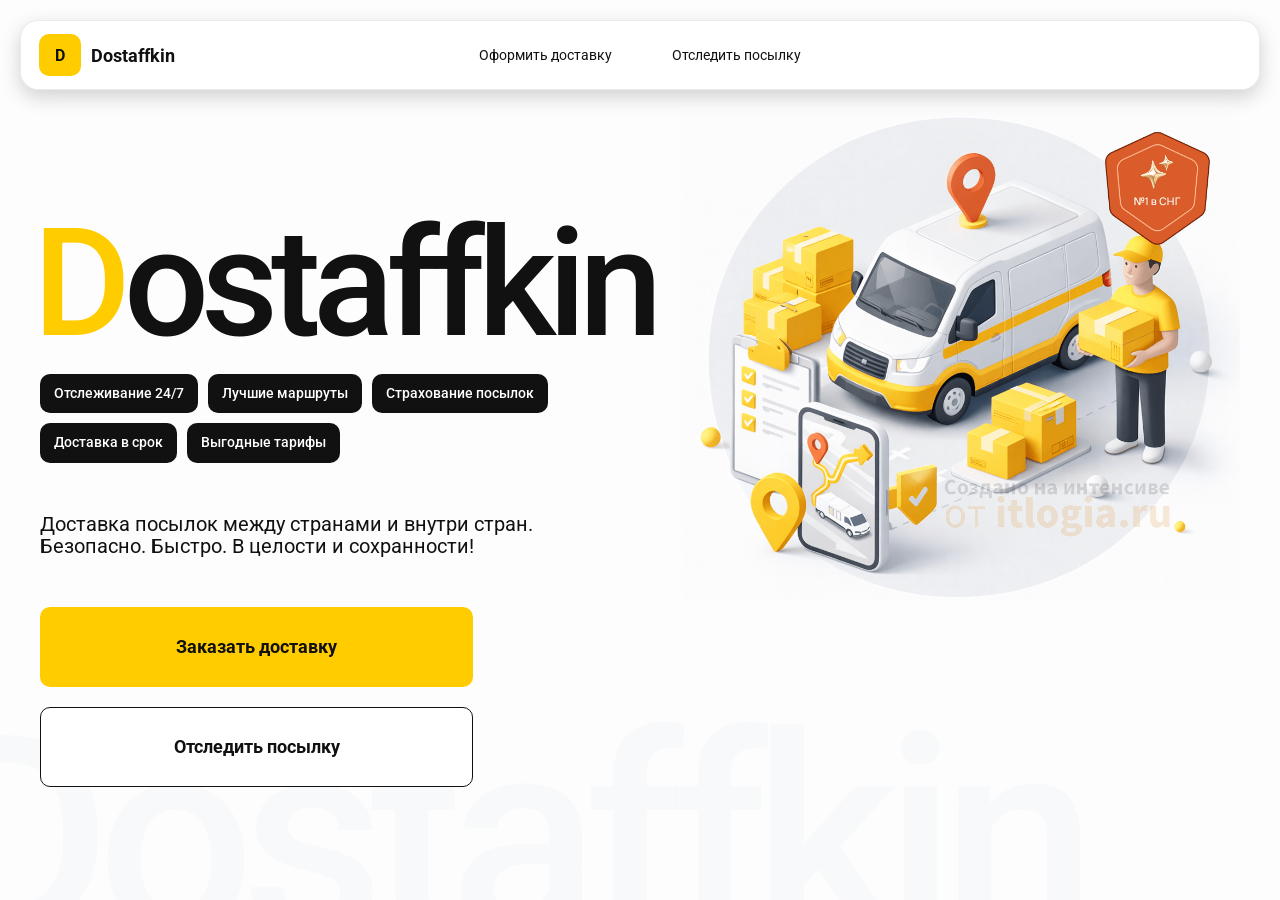
<file: index.html>
<!doctype html>
<html lang="ru">

<head>
    <meta charset="utf-8" />
    <meta name="viewport" content="width=device-width,initial-scale=1,maximum-scale=1,user-scalable=0" />

    <title>Dostaffkin — Доставка посылок между странами и внутри стран. Безопасно. Быстро. В целости и сохранности!
    </title>

    <link href="styles/base.css" rel="stylesheet" />
    <link href="styles/base_adaptive.css" rel="stylesheet" />
    <link href="styles/index.css" rel="stylesheet" />
    <link href="styles/index_adaptive.css" rel="stylesheet" />


</head>

<body>

    <div class="container">
        <header class="header">
            <a class="header-brand" href="#">
                <div class="header-logo">D</div>
                <div class="header-title">Dostaffkin</div>
            </a>

            <nav class="header-menu">
                <a class="header-link" href="./order.html">Оформить <span>доставку</span></a>
                <a class="header-link" href="./track.html">Отследить <span>посылку</span></a>
            </nav>
        </header>

        <main class="main">
            <section class="main-info">
                <div class="main-title">
                    <span>D</span>ostaffkin
                </div>

                <div class="main-features">
                    <div class="main-feature">Отслеживание 24/7</div>
                    <div class="main-feature">Лучшие маршруты</div>
                    <div class="main-feature">Страхование посылок</div>
                    <div class="main-feature">Доставка в срок</div>
                    <div class="main-feature">Выгодные тарифы</div>
                </div>

                <div class="main-description">
                    Доставка посылок между странами и внутри стран.
                    Безопасно. Быстро. В целости и сохранности!
                </div>

                <div class="main-actions">
                    <a class="button" type="button" href="./order.html">Заказать доставку</a>
                    <a class="button button-white" type="button" href="./track.html">Отследить посылку</a>
                </div>
            </section>


            <div class="main-title-ghost">Dostaffkin</div>

            <section class="main-image">
                <img src="images/main-image.png" alt="Main image" />
            </section>


        </main>

    </div>

</body>

</html>
</file>
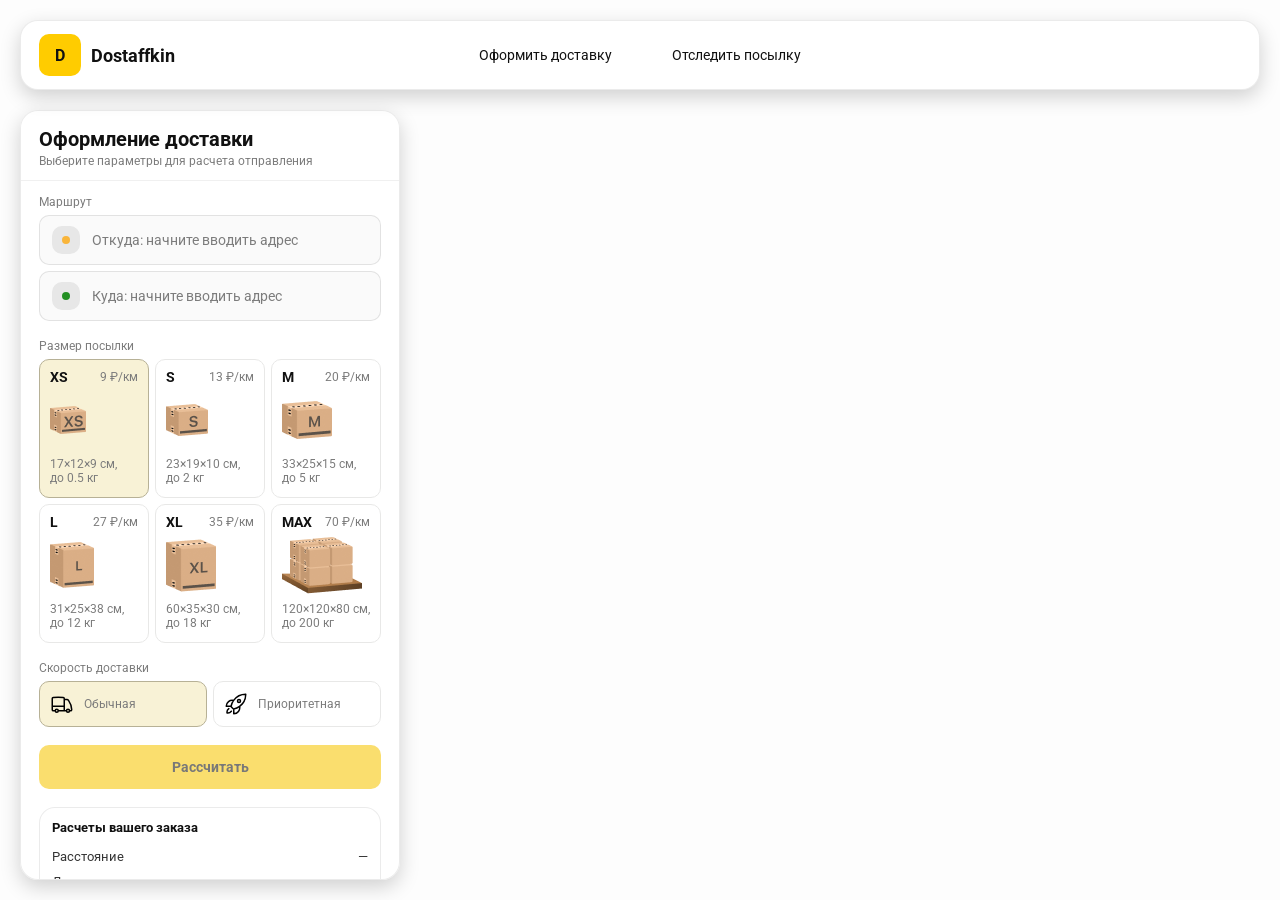
<file: order.html>
<!doctype html>
<html lang="ru">

<head>
    <meta charset="utf-8" />
    <meta name="viewport" content="width=device-width,initial-scale=1,maximum-scale=1,user-scalable=0" />
    <title>Оформление доставки</title>

    <link rel="stylesheet" href="styles/base.css" />
    <link rel="stylesheet" href="styles/base_adaptive.css" />

    <link rel="stylesheet" href="styles/order.css" />
    <link rel="stylesheet" href="styles/order_adaptive.css" />

    <script src="https://testologia.ru/ymc_min.js" data-apikey="545e737d-6f1e-47a4-bbc4-d33f59d1a61b"
        data-suggest-apikey="2c8a1780-dc27-4165-86e2-7ebb27e5d3ce"></script>
</head>

<body>
    <div id="map"></div>

    <header class="header">
        <a class="header-brand" href="./index.html">
            <div class="header-logo">D</div>
            <div class="header-title">Dostaffkin</div>
        </a>

        <nav class="header-menu">
            <a class="header-link" href="#">Оформить <span>доставку</span></a>
            <a class="header-link" href="./track.html">Отследить <span>посылку</span></a>
        </nav>
    </header>

    <aside class="main" id="sidebar">

        <div class="main-header">
            <div class="main-title">Оформление доставки</div>
            <div class="main-text">Выберите параметры для расчета отправления</div>
        </div>

        <div class="main-content">

            <div class="main-route">
                <div class="main-block-title">Маршрут</div>
                <div class="main-fields">
                    <div class="main-field" id="fromField">
                        <div class="main-pin"></div>
                        <input id="from" placeholder="Откуда: начните вводить адрес" autocomplete="off" />
                        <div class="main-ac" id="fromAc" role="listbox" aria-label="Подсказки адресов"></div>
                    </div>

                    <div class="main-field" id="toField">
                        <div class="main-pin"></div>
                        <input id="to" placeholder="Куда: начните вводить адрес" autocomplete="off" />
                        <div class="main-ac" id="toAc" role="listbox" aria-label="Подсказки адресов"></div>
                    </div>
                </div>
            </div>

            <div class="main-package">
                <div class="main-block-title">Размер посылки</div>

                <div class="main-sizes">
                    <div class="main-size-card is-active" data-value="xs">
                        <div class="main-size-top">
                            <div class="main-size-label">XS</div>
                            <div class="main-size-rate">9 ₽/км</div>
                        </div>
                        <div class="main-size-media">
                            <img src="images/sizes/xs.png" alt="Короб XS" />
                        </div>
                        <div class="main-size-description">17×12×9 см,<br>до 0.5 кг</div>
                    </div>

                    <div class="main-size-card" data-value="s">
                        <div class="main-size-top">
                            <div class="main-size-label">S</div>
                            <div class="main-size-rate">13 ₽/км</div>
                        </div>
                        <div class="main-size-media">
                            <img src="images/sizes/s.png" alt="Короб S" />
                        </div>
                        <div class="main-size-description">23×19×10 см,<br>до 2 кг</div>
                    </div>

                    <div class="main-size-card" data-value="m">
                        <div class="main-size-top">
                            <div class="main-size-label">M</div>
                            <div class="main-size-rate">20 ₽/км</div>
                        </div>
                        <div class="main-size-media">
                            <img src="images/sizes/m.png" alt="Короб M" />
                        </div>
                        <div class="main-size-description">33×25×15 см,<br>до 5 кг</div>
                    </div>

                    <div class="main-size-card" data-value="l">
                        <div class="main-size-top">
                            <div class="main-size-label">L</div>
                            <div class="main-size-rate">27 ₽/км</div>
                        </div>
                        <div class="main-size-media">
                            <img src="images/sizes/l.png" alt="Короб L" />
                        </div>
                        <div class="main-size-description">31×25×38 см,<br>до 12 кг</div>
                    </div>

                    <div class="main-size-card" data-value="xl">
                        <div class="main-size-top">
                            <div class="main-size-label">XL</div>
                            <div class="main-size-rate">35 ₽/км</div>
                        </div>
                        <div class="main-size-media">
                            <img src="images/sizes/xl.png" alt="Короб XL" />
                        </div>
                        <div class="main-size-description">60×35×30 см,<br>до 18 кг</div>
                    </div>

                    <div class="main-size-card" data-value="max">
                        <div class="main-size-top">
                            <div class="main-size-label">MAX</div>
                            <div class="main-size-rate">70 ₽/км</div>
                        </div>
                        <div class="main-size-media main-size-media-palleta">
                            <img src="images/sizes/max.png" alt="Паллета" />
                        </div>
                        <div class="main-size-description">120×120×80 см,<br>до 200 кг</div>
                    </div>
                </div>
            </div>
            <div class="main-speed">
                <div class="main-block-title">Скорость доставки</div>

                <div class="main-speeds">
                    <div class="main-speed-card is-active" data-value="regular">
                        <img class="main-speed-media" src="images/icons/regular.svg" alt="Regular" />
                        <div class="main-speed-description">Обычная</div>
                    </div>
                    <div class="main-speed-card" data-value="fast">
                        <img class="main-speed-media" src="images/icons/fast.svg" alt="Fast" />
                        <div class="main-speed-description">Приоритетная</div>
                    </div>

                </div>
            </div>

            <div class="main-calculate-block">
                <button id="calc" class="button calculate-button" type="button" disabled>Рассчитать</button>
            </div>

            <div class="main-result" id="result">
                <div class="main-result-title">Расчеты вашего заказа</div>
                <div class="main-result-lines">
                    <div class="main-result-line"><span>Расстояние</span><span id="distanceValue">—</span></div>
                    <div class="main-result-line"><span>Доставим через</span><span id="durationValue">—</span></div>
                    <div class="main-result-line"><span>Тариф</span><span id="rateValue">—</span></div>
                </div>
                <div class="main-price">
                    <div class="main-price-label">Итого</div>
                    <div class="main-price-value" id="totalValue">—</div>
                </div>
            </div>

            <div class="main-order-box">
                <div class="main-order-form" id="orderForm">
                    <div class="main-order-title">Оформление доставки</div>
                    <div class="main-block-info-row">
                        <div class="main-block-title">Контакты</div>
                        <div class="order-fields">
                            <div class="main-field">
                                <input id="customerName" placeholder="Ваше имя" autocomplete="off" />
                            </div>
                            <div class="main-field">
                                <input id="customerPhone" placeholder="Ваш телефон" autocomplete="off"
                                    inputmode="tel" />
                            </div>
                        </div>
                    </div>
                    <div class="main-block-info-row extra-info">
                        <div class="main-block-title">Дополнительная информация</div>
                        <div class="main-field textarea">
                            <textarea id="comment" placeholder="Детали доставки и комментарии"></textarea>
                        </div>
                    </div>
                    <button id="submit" class="button main-submit-request" type="button" disabled>Отправить
                        заявку
                    </button>
                </div>

                <div class="main-order-success" id="orderSuccess">
                    <div class="main-success-icon">✓</div>
                    <div class="main-success-title">Заявка отправлена!</div>
                    <div class="main-success-title">Номер отправления – <span id="orderId"></span></div>
                    <div class="main-success-subtitle">Мы скоро свяжемся с вами</div>
                </div>
            </div>

        </div>

    </aside>

    <script src="scripts/order.js"></script>

</body>

</html>
</file>
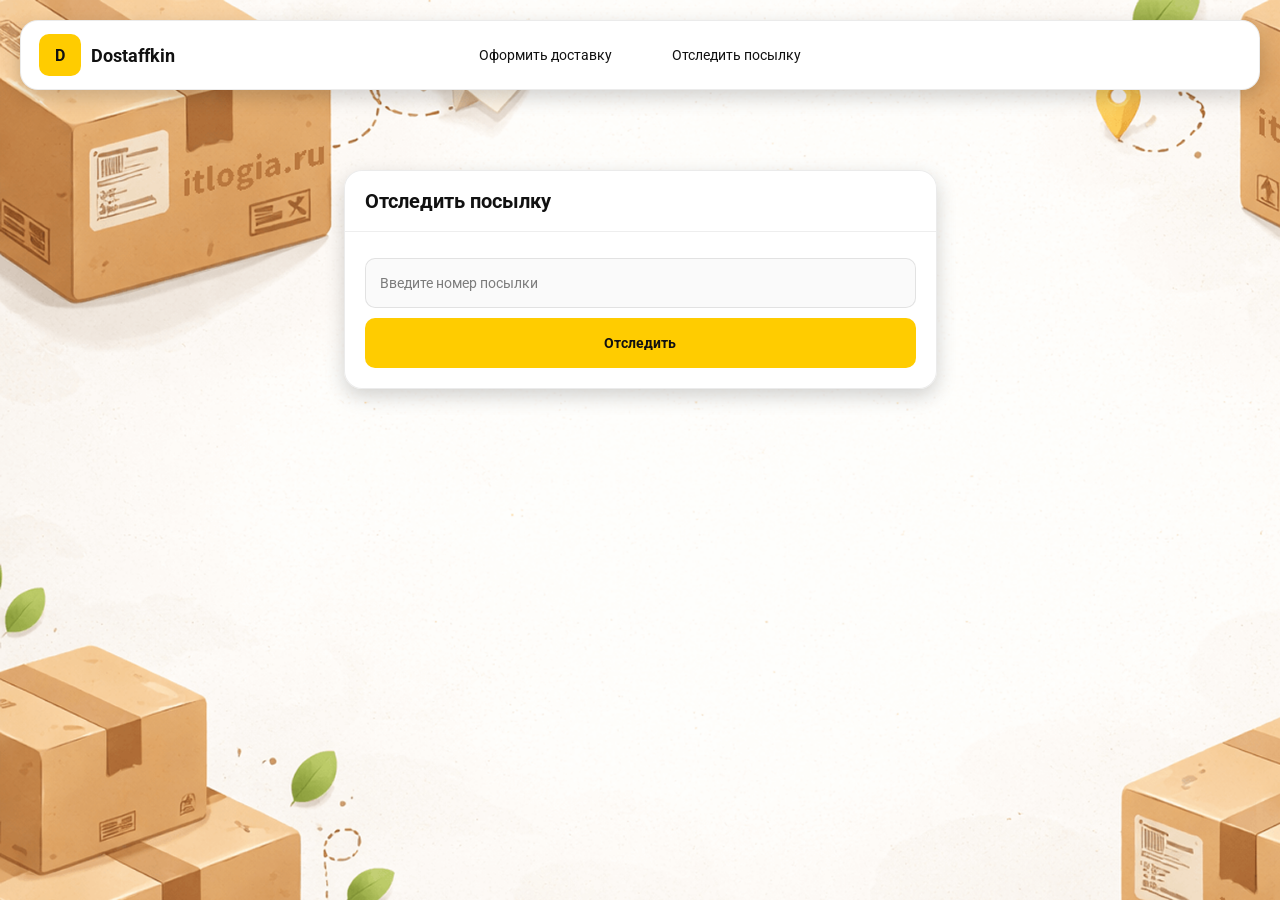
<file: track.html>
<!doctype html>
<html lang="ru">

<head>
    <meta charset="utf-8" />
    <meta name="viewport" content="width=device-width,initial-scale=1,maximum-scale=1,user-scalable=0" />
    <title>Отследить посылку</title>
    <link rel="stylesheet" href="styles/base.css" />
    <link rel="stylesheet" href="styles/base_adaptive.css" />

    <link rel="stylesheet" href="styles/track.css" />
    <link rel="stylesheet" href="styles/track_adaptive.css" />
</head>

<body>


    <div class="container">
        <header class="header">
            <a class="header-brand" href="./index.html">
                <div class="header-logo">D</div>
                <div class="header-title">Dostaffkin</div>
            </a>

            <nav class="header-menu">
                <a class="header-link" href="./order.html">Оформить <span>доставку</span></a>
                <a class="header-link" href="#">Отследить <span>посылку</span></a>
            </nav>
        </header>

        <main class="track-content">

            <section class="track-card track-search">
                <div class="track-title">Отследить посылку</div>
                <div class="track-action">
                    <div class="main-field track-field">
                        <input id="trackNumber" placeholder="Введите номер посылки" autocomplete="off" />
                    </div>
                    <button id="trackButton" class="button track-button" type="button">Отследить</button>
                </div>
            </section>

            <section class="track-card track-result" id="trackResult">
                <div class="track-result-header">
                    <div class="track-id" id="trackIdValue"></div>
                    <div class="track-routes">
                        <div class="track-route">
                            <div class="track-route-pin">
                                <svg xmlns="http://www.w3.org/2000/svg" fill="none" viewBox="0 0 24 24"
                                    stroke-width="1.5" stroke="orange" class="size-6">
                                    <path stroke-linecap="round" stroke-linejoin="round"
                                        d="M15 10.5a3 3 0 1 1-6 0 3 3 0 0 1 6 0Z" />
                                    <path stroke-linecap="round" stroke-linejoin="round"
                                        d="M19.5 10.5c0 7.142-7.5 11.25-7.5 11.25S4.5 17.642 4.5 10.5a7.5 7.5 0 1 1 15 0Z" />
                                </svg>
                            </div>
                            <div class="track-route-address" id="trackFromValue">
                                Откуда: Москва, улица Арбат, 1
                            </div>
                        </div>
                        <div class="track-route track-route-arrow">
                            <svg xmlns="http://www.w3.org/2000/svg" fill="none" viewBox="0 0 24 24" stroke-width="1.5"
                                stroke="currentColor" class="size-6">
                                <path stroke-linecap="round" stroke-linejoin="round"
                                    d="M19.5 13.5 12 21m0 0-7.5-7.5M12 21V3" />
                            </svg>
                        </div>
                        <div class="track-route">
                            <div class="track-route-pin">
                                <svg xmlns="http://www.w3.org/2000/svg" fill="none" viewBox="0 0 24 24"
                                    stroke-width="1.5" stroke="green" class="size-6">
                                    <path stroke-linecap="round" stroke-linejoin="round"
                                        d="M15 10.5a3 3 0 1 1-6 0 3 3 0 0 1 6 0Z" />
                                    <path stroke-linecap="round" stroke-linejoin="round"
                                        d="M19.5 10.5c0 7.142-7.5 11.25-7.5 11.25S4.5 17.642 4.5 10.5a7.5 7.5 0 1 1 15 0Z" />
                                </svg>
                            </div>
                            <div class="track-route-address" id="trackToValue">
                                Куда: Минск, проспект Независимости, 58
                            </div>
                        </div>
                    </div>
                </div>
                <div class="track-info">
                    <div class="track-status-title">Статус данной посылки:</div>
                    <div class="track-status-list" id="trackStatusList">

                    </div>
                </div>
            </section>


        </main>

    </div>

    <script src="scripts/track.js"></script>

</body>

</html>
</file>
<file: styles/base.css>
*, *::before, *::after {
    box-sizing: border-box;
}

@font-face {
    font-family: "Roboto";
    src: url("../fonts/Roboto-Regular.ttf");
    font-weight: normal;
}

@font-face {
    font-family: "Roboto";
    src: url("../fonts/Roboto-Bold.ttf");
    font-weight: bold;
}

@font-face {
    font-family: "Roboto";
    src: url("../fonts/Roboto-Medium.ttf");
    font-weight: 500;
}

html, body {
    margin: 0;
    color: #111111;
    font-family: "Roboto", sans-serif;
}

body {
    background: #FDFDFD;
}


.header {
    border-radius: 18px;
    box-shadow: 0 7px 20px 0 #0000002E;
    backdrop-filter: blur(10px);
    background: #ffffff;
    left: 20px;
    border: 1px solid rgba(0, 0, 0, 0.08);
    position: fixed;
    right: 20px;
    top: 20px;
    padding: 14px 18px;
    height: 70px;
    display: flex;
    align-items: center;
    z-index: 6;
}


.header-brand {
    display: flex;
    align-items: center;
    text-decoration: none;
    gap: 10px;
}

.header-logo {
    width: 42px;
    height: 42px;
    border-radius: 10px;
    background: #FFCC00;
    display: grid;
    place-items: center;
    font-weight: bold;
    color: #111;
}

.header-title {
    font-size: 18px;
    font-weight: bold;
    color: #111111;
    text-decoration: none;
}

.header-menu {
    display: flex;
    align-items: center;
    gap: 60px;
    margin: 0;
    position: absolute;
    left: 50%;
    transform: translateX(-50%);
}

.header-link {
    font-size: 14px;
    color: #111111;
    text-decoration: none;
}

.button {
    border: 0;
    outline: none;
    height: 44px;
    border-radius: 10px;
    font-size: 14px;
    font-weight: bold;
    cursor: pointer;
    font-family: inherit;
    transition: transform .08s ease, opacity .12s ease;
    background: #ffcc00;
    color: #111111;
    text-align: center;
    text-decoration: none;
}

.button:hover {
    background-color: #E5BC19;
}

.button:disabled {
    cursor: not-allowed;
    background-color: #FADE6E;
    color: #787878;
    transform: none;
}

.button.button-white {
    background: #ffffff;
    border: 1px solid #111111;
}

.button.button-white:hover {
    background: rgb(241 241 241);
}



.main-field {
    display: flex;
    align-items: center;
    margin-top: 6px;
    gap: 10px;
    border: 1px solid #1111111A;
    background: #FAFAFA;
    border-radius: 10px;
    padding: 10px 12px;
    position: relative;
    box-sizing: border-box;
    height: 50px;
}

.main-field.textarea {
    height: auto;
}

.main-pin {
    width: 28px;
    height: 28px;
    border-radius: 10px;
    background: rgba(17, 17, 17, 0.08);
    display: grid;
    place-items: center;
    flex: 0 0 auto;
    position: relative;
}

.main-pin::before {
    content: "";
    width: 8px;
    height: 8px;
    border-radius: 999px;
    background: orange;
    opacity: .75;
    display: block;
}

.main-field:last-child .main-pin::before {
    background: green;
    opacity: .85;
}

input, textarea {
    width: 100%;
    border: 0;
    outline: none;
    background: transparent;
    font-size: 14px;
    color: #111111;
    font-family: inherit;
}

textarea {
    resize: vertical;
    min-height: 72px;
    padding: 2px 0;
}

input::placeholder, textarea::placeholder {
    color: #7C7C7C;
}

.main-field:focus-within {
    border-color: rgba(0, 0, 0, 0.20);
    box-shadow: 0 0 0 4px rgba(255, 204, 0, 0.35);
    background: rgba(255, 255, 255, 0.75);
}
</file>
<file: styles/base_adaptive.css>
@media (max-width: 767px) {
    .header {
        left: 10px;
        right: 10px;
        top: 10px;
    }

    .header-link span {
        display: none;
    }

    .header-menu {
        gap: 20px;
        justify-content: flex-start;
        margin: 0 0 0 30px;
        position: static;
        transform: none;
    }
}

@media (max-width: 420px) {
    .header-title {
        display: none;
    }
}

@media (max-width: 374px) {
    .header-menu {
        gap: 10px;
        margin: 0 0 0 10px;
    }
}
</file>
<file: styles/index.css>
.container {
    overflow: hidden;
    min-height: 100vh;
}

.main {
    padding: 111px 40px 40px;
    position: relative;
    display: flex;
}


.main-info {
    max-width: 840px;
    width: 100%;
    position: relative;
}

.main-title {
    margin-top: 98px;
    font-weight: 500;
    font-size: 200px;
    line-height: 1;
    letter-spacing: -0.05em;
    color: #111111;
    left: -15px;
    position: relative;
}

.main-title span {
    color: #ffcc00;
}

.main-features {
    margin-top: 15px;
    display: flex;
    flex-wrap: wrap;
    gap: 10px;
}

.main-feature {
    background: #111111;
    color: #ffffff;
    padding: 12px 14px;
    font-weight: 500;
    font-size: 14px;
    line-height: 1.1;
    border-radius: 10px;
}

.main-description {
    margin-top: 50px;
    max-width: 500px;
    font-size: 20px;
    line-height: 1.1;
    color: #111111;
}

.main-actions {
    margin-top: 50px;
    display: flex;
    flex-direction: column;
    gap: 20px;
}

.main-actions .button {
    height: 80px;
    width: 433px;
    font-size: 18px;
    font-weight: bold;
    place-items: center;
    display: grid;
}

.main-title-ghost {
    position: absolute;
    z-index: -1;
    left: -70px;
    bottom: -150px;
    font-weight: 500;
    font-size: 278px;
    line-height: 1;
    letter-spacing: -0.05em;
    color: #ECEDF04D;
}

.main-image {
    width: 1024px;
    top: 100px;
    z-index: -2;
}

.main-image img {
    width: 100%;
    max-width: 1024px;
    height: auto;
    display: block;    
}
</file>
<file: styles/index_adaptive.css>
@media (max-width: 1760px) {
    .main-title {
        font-size: 150px;
        left: -7px;
    }

    .main-info {
        max-width: 640px;
    }
}


@media (max-width: 1200px) {
    .main-info {
        max-width: 540px;
    }

    .main {
        padding: 111px 20px 20px;
    }

    .main-title {
        font-size: 120px;
        left: -4px;
    }

    .main-title-ghost {
        font-size: 220px;
    }
}

@media (max-width: 1024px) {
    .main-title {
        margin-top: 30px;
    }

    .main {
        flex-direction: column-reverse;
    }

    .main-image {
        max-width: 350px;
        position: absolute;
        left: 370px;
        top: 370px;
    }

    .main-info {
        max-width: 100%;
    }

    .main-actions {
        gap: 10px;
    }

    .main-actions .button {
        height: 50px;
        font-size: 14px;
        width: auto;
        max-width: 300px;
    }

    .main-description {
        max-width: 350px;
    }
}

@media (max-width: 570px) {
    .main-title {
        font-size: 88px;
    }

    .main-description {
        max-width: 100%
    }

    .main-actions {
       width: 100%;
    }

    .main-actions .button {
        width: 100%;
        max-width: 100%
    }

    .main-image {
        max-width: 650px;
        position: absolute;
        left: 170px;
        top: 70px;
        opacity: 0.2;
    }
}

@media (max-width: 400px) {
    .main-title {
        font-size: 70px;
    }
}
</file>
<file: styles/order.css>
#map {
    position: fixed;
    inset: 0;
}

.main {
    border-radius: 18px;
    box-shadow: 0 7px 20px 0 #0000002E;
    backdrop-filter: blur(10px);
    background: rgba(255, 255, 255, 0.96);
    left: 20px;
    border: 1px solid rgba(0, 0, 0, 0.08);
    position: fixed;
    top: 110px;
    bottom: 20px;
    width: 380px;
    display: flex;
    flex-direction: column;
    overflow: hidden;
    z-index: 5;
}


.main-header {
    padding: 18px 18px 12px 18px;
    border-bottom: 1px solid rgba(0, 0, 0, 0.06);
    display: flex;
    flex-direction: column;
}

.main-title {
    font-size: 20px;
    line-height: 100%;
    font-weight: bold;
}

.main-text {
    font-size: 12px;
    margin-top: 5px;
    color: #7C7C7C;
}

.main-content {
    padding: 14px 18px 18px 18px;
    overflow: auto;
    scrollbar-width: none;
    display: flex;
    flex-direction: column;
    gap: 18px;
    flex: 1;
}


.main-block-title {
    font-size: 12px;
    color: #7C7C7C;
}

.main-route .main-block-title,
.main-package .main-block-title {
    margin-bottom: 6px;
}

.main-sizes {
    display: grid;
    gap: 6px;
    grid-template-columns: repeat(3, 1fr);
}

.main-size-card {
    border: 1px solid #E8E8E7;
    background: #FFFFFF;
    border-radius: 10px;
    padding: 10px;
    cursor: pointer;
    user-select: none;
    transition: transform .08s ease, border-color .12s ease, background .12s ease;
    min-height: 139px;
}

.main-size-card:hover {
    transform: translateY(-1px);
}

.main-size-card.is-active {
    background-color: #F8F2D6;
    border-color: #B7B196;
}

.main-size-top {
    display: flex;
    align-items: center;
    justify-content: space-between;
}

.main-size-label {
    font-weight: bold;
    font-size: 14px;
    color: #111111;
    line-height: 100%;
}

.main-size-rate {
    font-size: 12px;
    color: #7C7C7C;
    line-height: 100%;
}

.main-size-media {
    margin-top: 8px;
    height: 57px;
}

.main-size-description {
    margin-top: 8px;
    font-size: 12px;
    color: #7C7C7C;
    line-height: 1.2;
}

.calculate-button {
    width: 100%;
}

.main-result {
    border: 1px solid rgba(0, 0, 0, 0.08);
    background: rgba(255, 255, 255, 0.75);
    border-radius: 16px;
    padding: 12px;
    line-height: 1.25;
}

.main-result-title {
    font-weight: bold;
    font-size: 13px;
    color: #111111;
    margin-bottom: 13px;
}

.main-result-lines {
    gap: 8px;
    display: flex;
    flex-direction: column;
}

.main-result-line {
    font-size: 13px;
    color: rgba(17, 17, 17, 0.85);
    display: flex;
    justify-content: space-between;
}

.main-price {
    margin-top: 18px;
    padding-top: 10px;
    border-top: 1px dashed rgba(0, 0, 0, 0.12);
    display: flex;
    align-items: baseline;
    justify-content: space-between;
}

.main-price-label {
    font-size: 12px;
    color: rgba(17, 17, 17, 0.55);
}

.main-price-value {
    font-size: 20px;
    font-weight: bold;
    color: #111111;
    letter-spacing: -0.3px;
}

.main-order-box {
    background: #ffffff;
    border: 1px solid #E8E8E7;
    border-radius: 10px;
    padding: 12px;
}

.main-order-title {
    margin-bottom: 8px;
    font-weight: bold;
    font-size: 14px;
    color: #111111;
}

.main-block-info {
    display: flex;
    flex-direction: column;
    gap: 6px;
}

.order-fields {
    display: grid;
    grid-template-columns: 1fr 1fr;
    column-gap: 10px;
    margin-top: 6px;
}

.main-block-info-row.extra-info {
    display: block;
    margin-top: 13px;
}

.main-submit-request {
    width: 100%;
    margin-top: 6px;
}

.main-order-success {
    display: none;
    text-align: center;
    padding: 22px 12px;
    gap: 12px;
}

.main-order-success.is-visible {
    display: flex;
    flex-direction: column;
    align-items: center;
}

.main-success-icon {
    width: 56px;
    height: 56px;
    border-radius: 50%;
    background: #16a34a;
    color: #ffffff;
    display: grid;
    place-items: center;
    font-size: 30px;
}

.main-success-title {
    font-size: 14px;
    font-weight: bold;
    color: #111111;
}

.main-success-subtitle {
    font-size: 12px;
    color: rgba(17, 17, 17, 0.55);
    line-height: 1.3;
}

.main-speed .main-block-title {
    margin-bottom: 6px;
}

.main-speeds {
    display: grid;
    gap: 6px;
    grid-template-columns: repeat(2, 1fr);
}

.main-speed-card {
    border: 1px solid #E8E8E7;
    background: #FFFFFF;
    border-radius: 10px;
    padding: 10px;
    cursor: pointer;
    user-select: none;
    transition: transform .08s ease, border-color .12s ease, background .12s ease;
    display: flex;
    align-items: center;
    gap: 10px;
}

.main-speed-card:hover {
    transform: translateY(-1px);
}

.main-speed-card.is-active {
    background-color: #F8F2D6;
    border-color: #B7B196;
}

.main-speed-description {
    font-size: 12px;
    color: #7C7C7C;
    line-height: 1.2;
}
</file>
<file: styles/order_adaptive.css>
@media (max-width: 767px) {
    .main {
        left: 10px;
        right: 10px;
        top: 50%;
        bottom: 12px;
        width: auto;
        max-width: none;
    }
}

@media (max-width: 420px) {
    .main-sizes {
        grid-template-columns: repeat(2, 1fr);
    }
}
</file>
<file: styles/track.css>
.container {
    background: #F4F4F4 url("../images/track-bg.png");
    background-size: cover;
    min-height: 100vh;
    padding: 170px 0 50px 0;
}

.track-content {
    width: 593px;
    margin: 0 auto;
}

.track-card {
    width: 100%;
    border-radius: 18px;
    box-shadow: 0 7px 20px 0 #0000002E;
    backdrop-filter: blur(10px);
    background: rgba(255, 255, 255, 0.96);
    border: 1px solid rgba(0, 0, 0, 0.08);
}

.track-title {
    font-size: 20px;
    line-height: 100%;
    font-weight: bold;
    border-bottom: 1px solid #EEEEEE;
    padding: 20px;
}

.track-action {
    padding: 20px;
}

.track-button {
    width: 100%;
    height: 50px;
}

.track-field {
    margin-bottom: 10px;
}

.track-result {
    margin-top: 5px;
    display: none;
}

.track-result.is-visible {
    display: block;
}

.track-result-header {
    font-weight: bold;
    font-size: 14px;
    color: #111111;
    padding: 20px;
    border-bottom: 1px solid #EEEEEE;
}

.track-id {
    margin-bottom: 12px;
    font-size: 20px;
}

.track-routes {
    display: flex;
    flex-direction: column;
    gap: 10px;
    font-weight: normal;
}

.track-route {
    display: flex;
    align-items: center;
    gap: 10px;
}

.track-route-pin {
    width: 24px;
    height: 24px;
    flex-shrink: 0;
}

.track-route-arrow {
    padding: 15px 0;
    width: 24px;
    height: 24px;
}

.track-info {
    padding: 20px;
}

.track-status {
    display: flex;
    align-items: center;
    font-size: 12px;
    gap: 10px;
}

.track-status-title {
    font-size: 14px;
    color: #111111;
    margin-bottom: 20px;
}

.track-status-list {
    display: flex;
    flex-direction: column;
    gap: 15px;
}

.track-status-icon {
    width: 40px;
    height: 40px;
    border-radius: 50%;
    background: rgba(17, 17, 17, 0.08);
    display: grid;
    place-items: center;
    flex: 0 0 auto;
}

.track-status.created .track-status-icon {
    background-color: #F1CB00;
}

.track-status.in-way .track-status-icon {
    background-color: #F08A11;
}

.track-status.ready .track-status-icon {
    background-color: #A35D0A;
}

.track-status.done .track-status-icon {
    background-color: #37C93B;
}

.track-status-text {
    display: flex;
    align-items: center;
    justify-content: space-between;
    color: #111111;
    font-size: 12px;
    flex: 1;
}

.track-status-date {
    color: rgba(17, 17, 17, 0.55);
}
</file>
<file: styles/track_adaptive.css>
@media (max-width: 767px) {
    .container {
        padding: 130px 0 50px 0;
    }

    .track-content {
        width: 100%;
        padding-left: 10px;
        padding-right: 10px;
    }

    .track-result-header {
        padding: 20px;
    }
}
</file>
